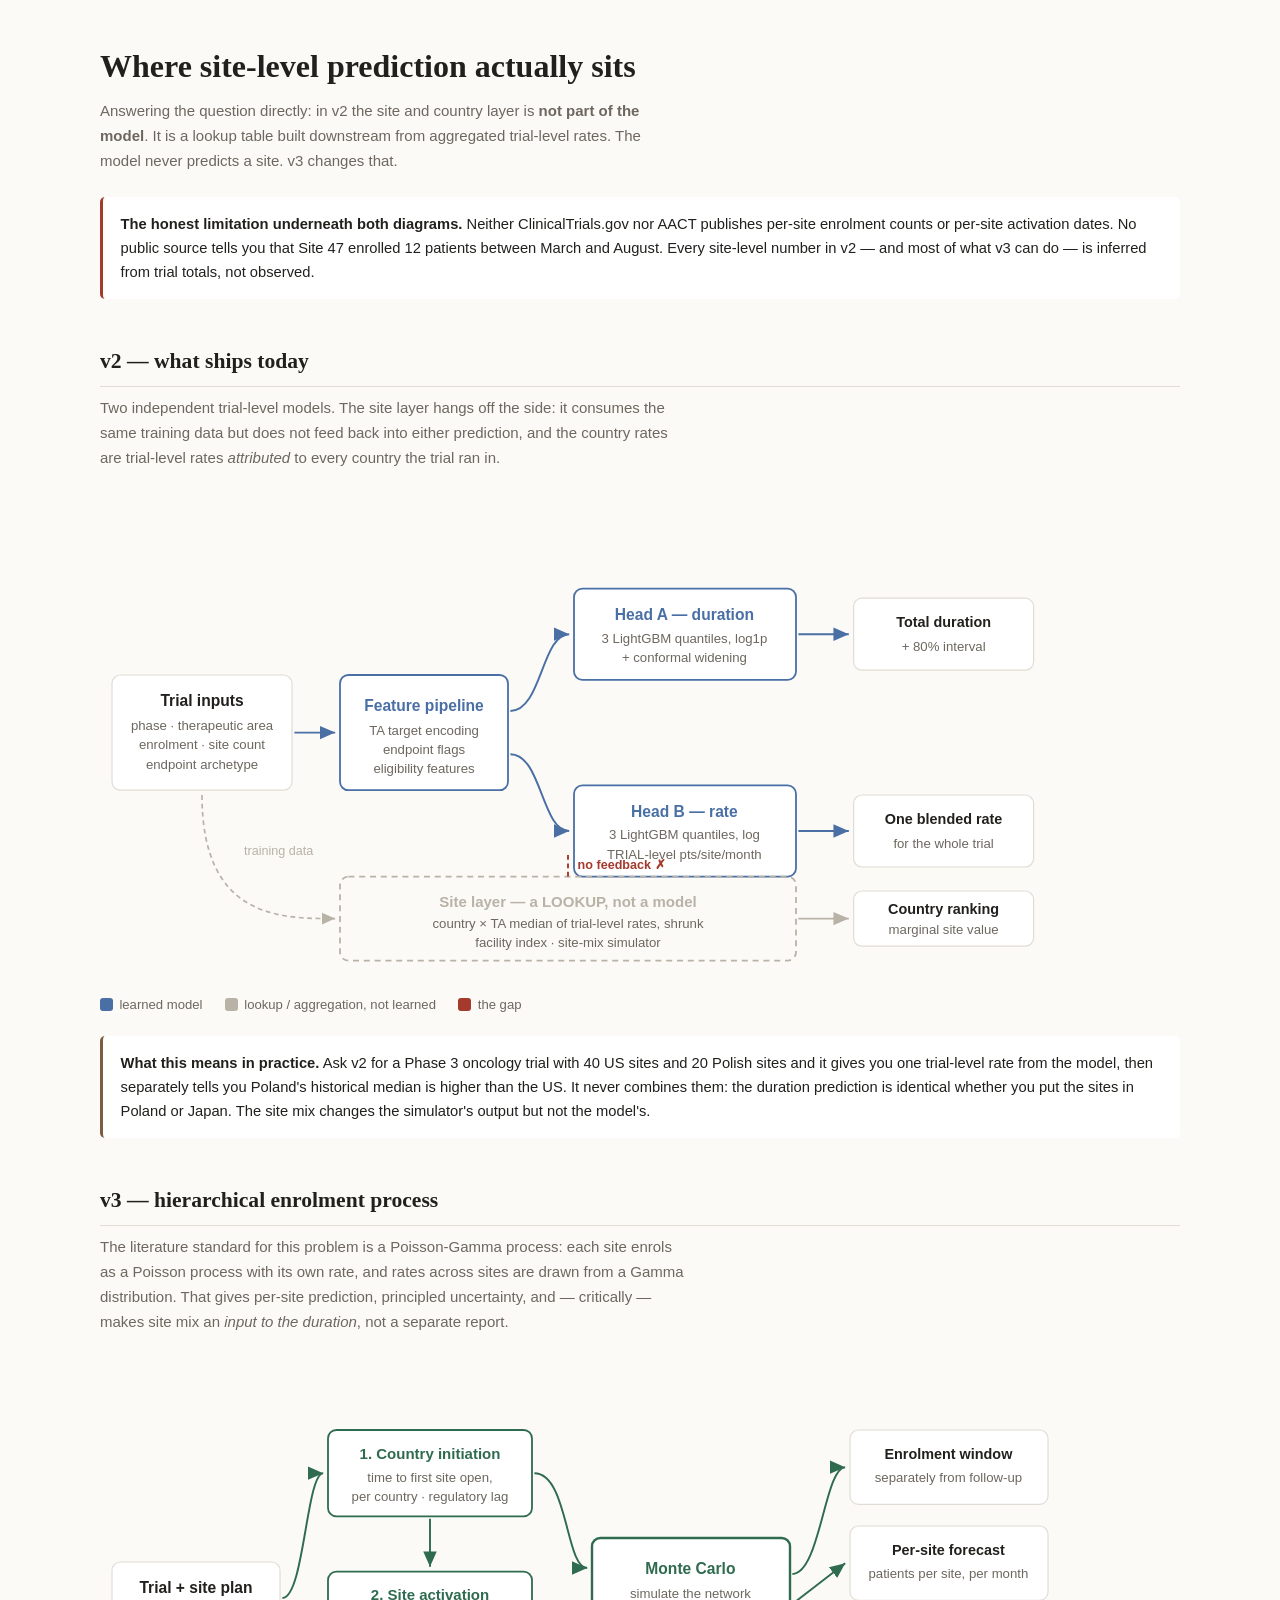
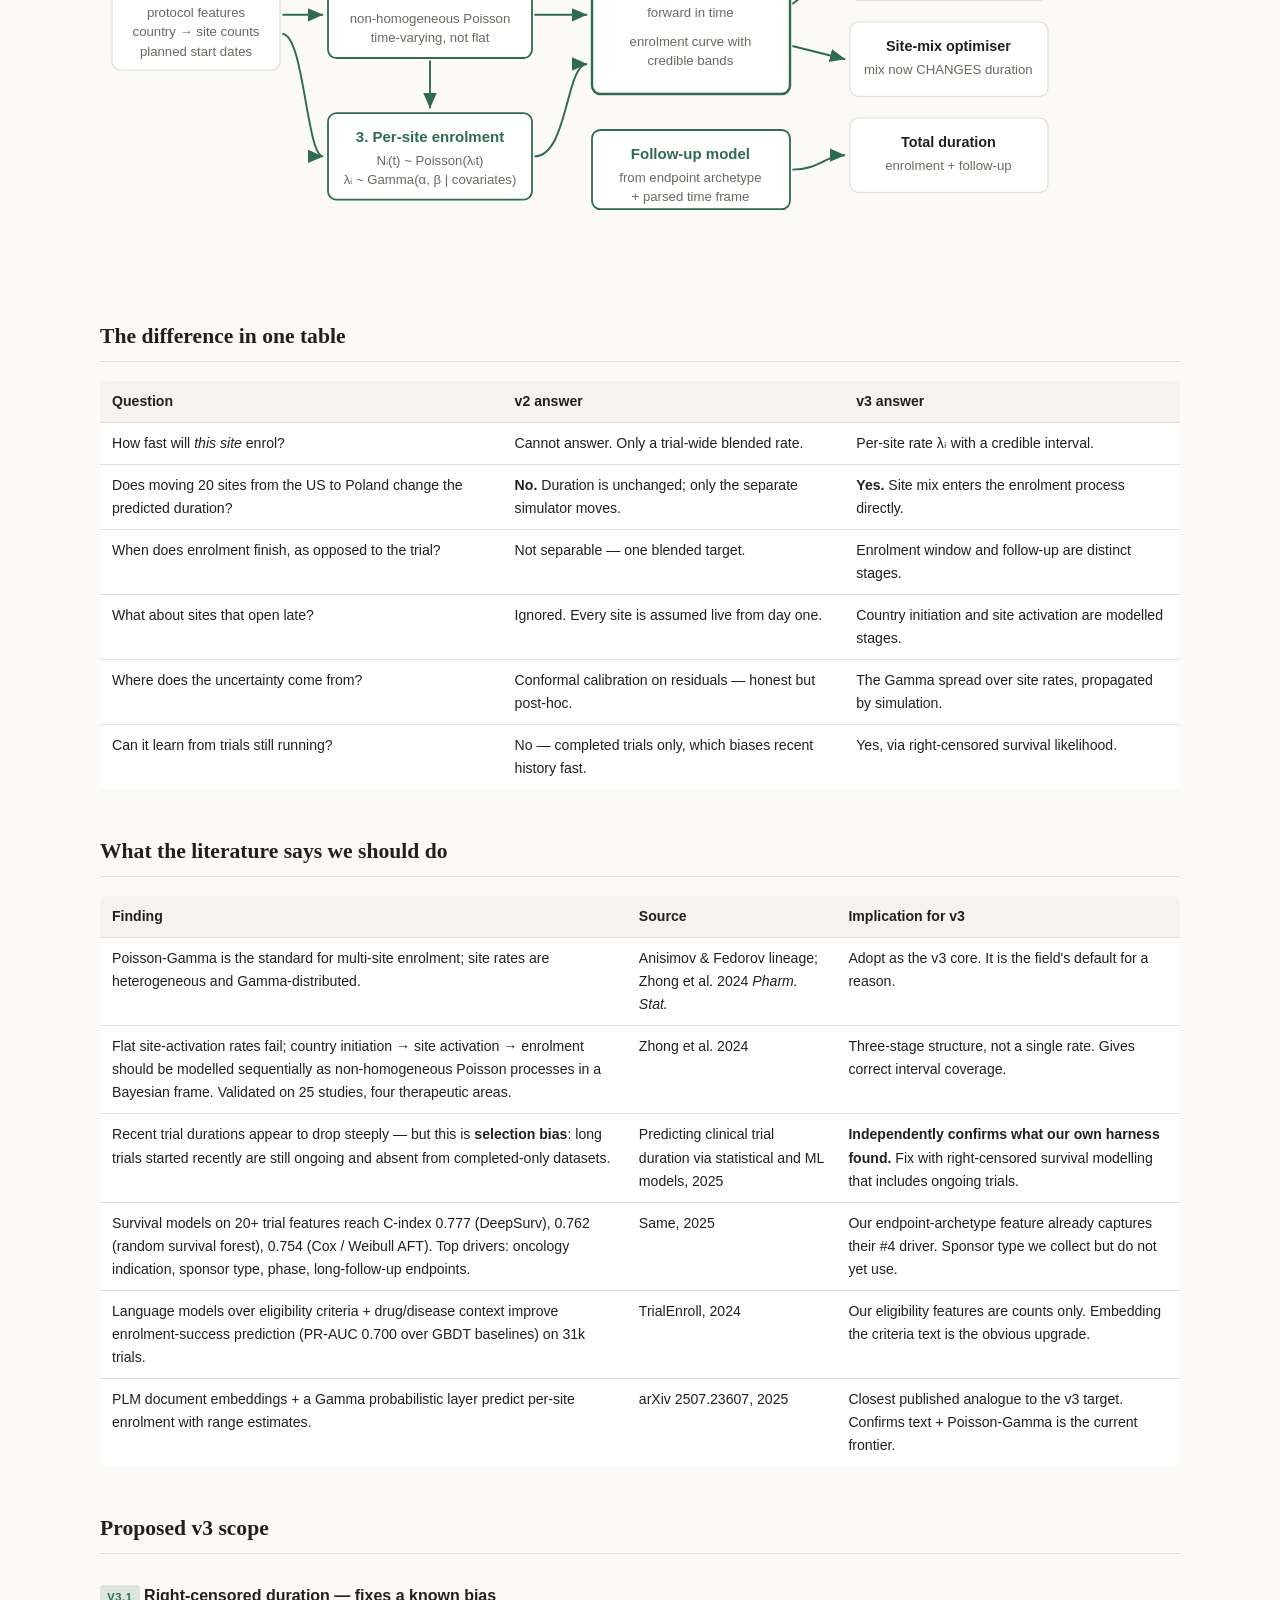
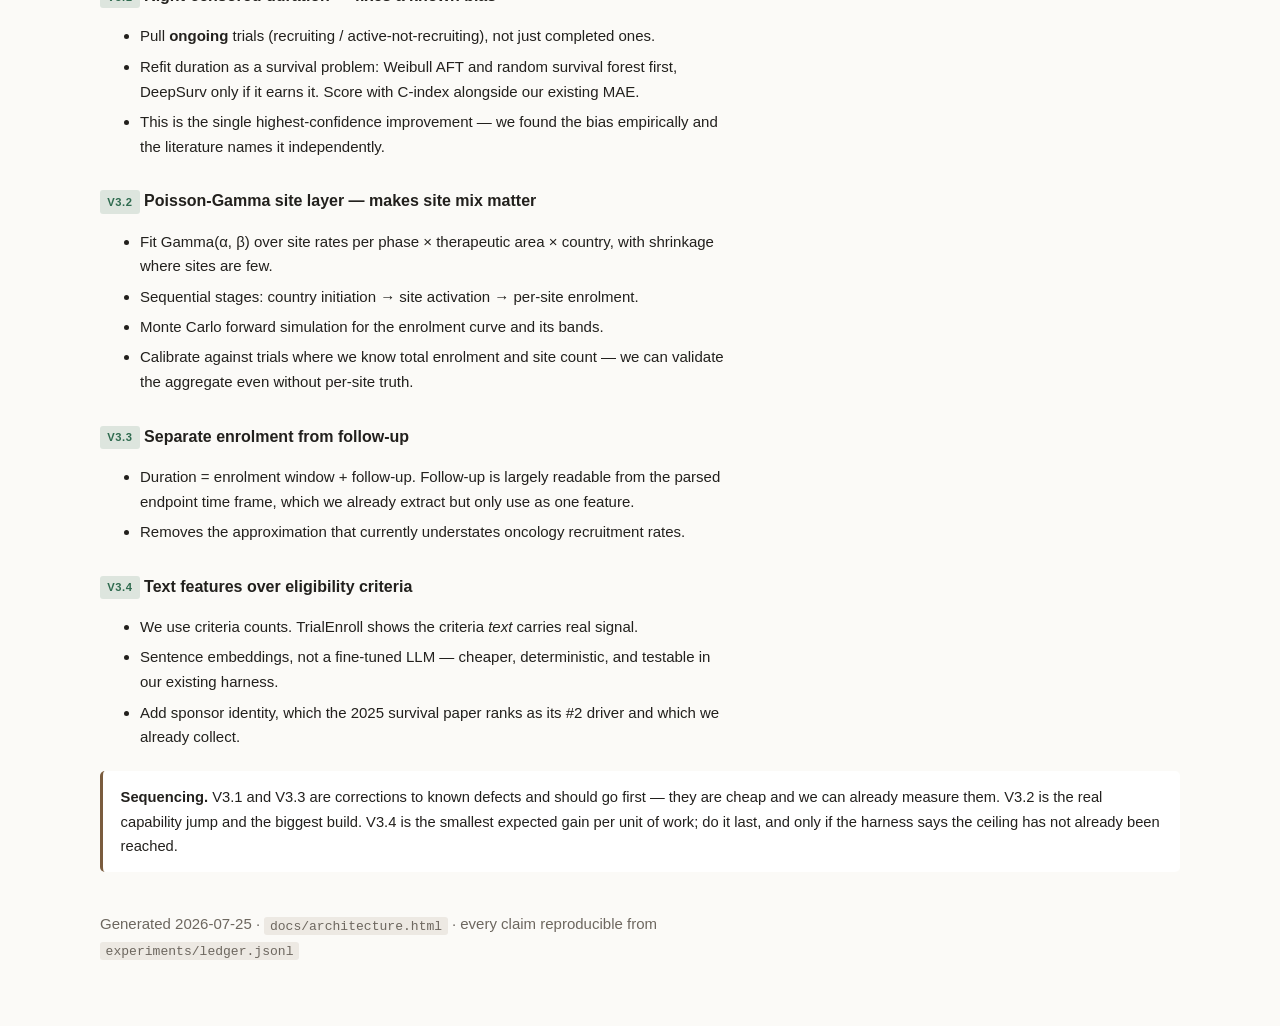
<file: docs/architecture.html>
<!doctype html>
<html lang="en"><head><meta charset="utf-8">
<meta name="viewport" content="width=device-width,initial-scale=1">
<title>Site-level recruitment: v2 today vs v3 proposed</title>
<style>
:root{--bg:#fbfaf7;--fg:#22201d;--muted:#6d675f;--line:#e2ddd4;--card:#fff;
--accent:#7a5c3e;--v2:#4a6fa5;--v3:#2f6b4f;--warn:#a33a2c;--dim:#b9b2a6}
@media(prefers-color-scheme:dark){:root{--bg:#171614;--fg:#eae6df;--muted:#9c958a;
--line:#332f2a;--card:#1f1d1a;--accent:#c9a77c;--v2:#7fa3d4;--v3:#6fbf95;--warn:#e08472;--dim:#5d564c}}
:root[data-theme="dark"]{--bg:#171614;--fg:#eae6df;--muted:#9c958a;--line:#332f2a;
--card:#1f1d1a;--accent:#c9a77c;--v2:#7fa3d4;--v3:#6fbf95;--warn:#e08472;--dim:#5d564c}
:root[data-theme="light"]{--bg:#fbfaf7;--fg:#22201d;--muted:#6d675f;--line:#e2ddd4;
--card:#fff;--accent:#7a5c3e;--v2:#4a6fa5;--v3:#2f6b4f;--warn:#a33a2c;--dim:#b9b2a6}
*{box-sizing:border-box}
body{margin:0;padding:2.5rem 1.5rem;background:var(--bg);color:var(--fg);
font:15px/1.65 -apple-system,BlinkMacSystemFont,"Segoe UI",sans-serif}
.wrap{max-width:1080px;margin:0 auto}
h1{font-family:Georgia,serif;font-size:2rem;margin:0 0 .4rem}
h2{font-family:Georgia,serif;font-size:1.35rem;margin:2.8rem 0 .6rem;
padding-bottom:.4rem;border-bottom:1px solid var(--line)}
h3{font-size:1rem;margin:1.8rem 0 .5rem}
.sub{color:var(--muted);margin:0 0 1.5rem;max-width:70ch}
.note{background:var(--card);border-left:3px solid var(--accent);padding:.9rem 1.1rem;
border-radius:5px;margin:1.3rem 0;font-size:.92rem}
.note.warn{border-left-color:var(--warn)}
.scroll{overflow-x:auto;-webkit-overflow-scrolling:touch;margin:1.2rem 0}
svg{display:block;min-width:820px}
table{border-collapse:collapse;width:100%;font-size:.88rem;background:var(--card);
border-radius:6px;overflow:hidden}
th,td{padding:.55rem .75rem;text-align:left;border-bottom:1px solid var(--line);
vertical-align:top}
th{background:rgba(122,92,62,.08);font-weight:600}
tr:last-child td{border-bottom:none}
code{background:rgba(122,92,62,.11);padding:.1rem .35rem;border-radius:3px;font-size:.87em}
.legend{display:flex;gap:1.4rem;flex-wrap:wrap;font-size:.82rem;color:var(--muted);margin:.6rem 0 0}
.legend span{display:flex;align-items:center;gap:.4rem}
.sw{width:13px;height:13px;border-radius:3px;display:inline-block}
ul{max-width:75ch}li{margin:.35rem 0}
.tag{display:inline-block;font-size:.7rem;letter-spacing:.05em;text-transform:uppercase;
padding:.15rem .45rem;border-radius:3px;font-weight:700;vertical-align:middle}
.tag.now{background:rgba(74,111,165,.15);color:var(--v2)}
.tag.next{background:rgba(47,107,79,.15);color:var(--v3)}
</style></head><body><div class="wrap">

<h1>Where site-level prediction actually sits</h1>
<p class="sub">Answering the question directly: in v2 the site and country layer is
<strong>not part of the model</strong>. It is a lookup table built downstream from
aggregated trial-level rates. The model never predicts a site. v3 changes that.</p>

<div class="note warn"><b>The honest limitation underneath both diagrams.</b>
Neither ClinicalTrials.gov nor AACT publishes per-site enrolment counts or per-site
activation dates. No public source tells you that Site 47 enrolled 12 patients between
March and August. Every site-level number in v2 — and most of what v3 can do — is
inferred from trial totals, not observed.</div>

<h2>v2 — what ships today</h2>
<p class="sub">Two independent trial-level models. The site layer hangs off the side:
it consumes the same training data but does not feed back into either prediction, and
the country rates are trial-level rates <em>attributed</em> to every country the trial
ran in.</p>

<div class="scroll">
<svg viewBox="0 0 900 400" role="img" aria-label="v2 architecture diagram">
  <defs>
    <marker id="a2" markerWidth="9" markerHeight="9" refX="8" refY="4.5" orient="auto">
      <path d="M0,1 L8,4.5 L0,8 z" fill="var(--v2)"/></marker>
    <marker id="ad" markerWidth="9" markerHeight="9" refX="8" refY="4.5" orient="auto">
      <path d="M0,1 L8,4.5 L0,8 z" fill="var(--dim)"/></marker>
  </defs>

  <!-- inputs -->
  <rect x="10" y="150" width="150" height="96" rx="7" fill="var(--card)" stroke="var(--line)"/>
  <text x="85" y="176" text-anchor="middle" font-size="13" font-weight="700" fill="var(--fg)">Trial inputs</text>
  <text x="85" y="196" text-anchor="middle" font-size="11" fill="var(--muted)">phase · therapeutic area</text>
  <text x="85" y="212" text-anchor="middle" font-size="11" fill="var(--muted)">enrolment · site count</text>
  <text x="85" y="228" text-anchor="middle" font-size="11" fill="var(--muted)">endpoint archetype</text>

  <!-- feature pipeline -->
  <rect x="200" y="150" width="140" height="96" rx="7" fill="var(--card)" stroke="var(--v2)" stroke-width="1.5"/>
  <text x="270" y="180" text-anchor="middle" font-size="13" font-weight="700" fill="var(--v2)">Feature pipeline</text>
  <text x="270" y="200" text-anchor="middle" font-size="11" fill="var(--muted)">TA target encoding</text>
  <text x="270" y="216" text-anchor="middle" font-size="11" fill="var(--muted)">endpoint flags</text>
  <text x="270" y="232" text-anchor="middle" font-size="11" fill="var(--muted)">eligibility features</text>

  <!-- head A -->
  <rect x="395" y="78" width="185" height="76" rx="7" fill="var(--card)" stroke="var(--v2)" stroke-width="1.5"/>
  <text x="487" y="104" text-anchor="middle" font-size="13" font-weight="700" fill="var(--v2)">Head A — duration</text>
  <text x="487" y="123" text-anchor="middle" font-size="11" fill="var(--muted)">3 LightGBM quantiles, log1p</text>
  <text x="487" y="139" text-anchor="middle" font-size="11" fill="var(--muted)">+ conformal widening</text>

  <!-- head B -->
  <rect x="395" y="242" width="185" height="76" rx="7" fill="var(--card)" stroke="var(--v2)" stroke-width="1.5"/>
  <text x="487" y="268" text-anchor="middle" font-size="13" font-weight="700" fill="var(--v2)">Head B — rate</text>
  <text x="487" y="287" text-anchor="middle" font-size="11" fill="var(--muted)">3 LightGBM quantiles, log</text>
  <text x="487" y="303" text-anchor="middle" font-size="11" fill="var(--muted)">TRIAL-level pts/site/month</text>

  <!-- outputs -->
  <rect x="628" y="86" width="150" height="60" rx="7" fill="var(--card)" stroke="var(--line)"/>
  <text x="703" y="110" text-anchor="middle" font-size="12" font-weight="700" fill="var(--fg)">Total duration</text>
  <text x="703" y="130" text-anchor="middle" font-size="11" fill="var(--muted)">+ 80% interval</text>

  <rect x="628" y="250" width="150" height="60" rx="7" fill="var(--card)" stroke="var(--line)"/>
  <text x="703" y="274" text-anchor="middle" font-size="12" font-weight="700" fill="var(--fg)">One blended rate</text>
  <text x="703" y="294" text-anchor="middle" font-size="11" fill="var(--muted)">for the whole trial</text>

  <!-- site layer, detached -->
  <rect x="200" y="318" width="380" height="70" rx="7" fill="none" stroke="var(--dim)"
        stroke-width="1.5" stroke-dasharray="5 4"/>
  <text x="390" y="343" text-anchor="middle" font-size="12.5" font-weight="700" fill="var(--dim)">
    Site layer — a LOOKUP, not a model</text>
  <text x="390" y="361" text-anchor="middle" font-size="11" fill="var(--muted)">
    country × TA median of trial-level rates, shrunk</text>
  <text x="390" y="377" text-anchor="middle" font-size="11" fill="var(--muted)">
    facility index · site-mix simulator</text>

  <rect x="628" y="330" width="150" height="46" rx="7" fill="var(--card)" stroke="var(--line)"/>
  <text x="703" y="349" text-anchor="middle" font-size="12" font-weight="700" fill="var(--fg)">Country ranking</text>
  <text x="703" y="366" text-anchor="middle" font-size="11" fill="var(--muted)">marginal site value</text>

  <!-- arrows -->
  <line x1="162" y1="198" x2="196" y2="198" stroke="var(--v2)" stroke-width="1.6" marker-end="url(#a2)"/>
  <path d="M342,180 C368,180 368,116 391,116" stroke="var(--v2)" stroke-width="1.6" fill="none" marker-end="url(#a2)"/>
  <path d="M342,216 C368,216 368,280 391,280" stroke="var(--v2)" stroke-width="1.6" fill="none" marker-end="url(#a2)"/>
  <line x1="582" y1="116" x2="624" y2="116" stroke="var(--v2)" stroke-width="1.6" marker-end="url(#a2)"/>
  <line x1="582" y1="280" x2="624" y2="280" stroke="var(--v2)" stroke-width="1.6" marker-end="url(#a2)"/>
  <line x1="582" y1="353" x2="624" y2="353" stroke="var(--dim)" stroke-width="1.6" marker-end="url(#ad)"/>

  <!-- training data feed to site layer -->
  <path d="M85,250 C85,353 150,353 196,353" stroke="var(--dim)" stroke-width="1.4"
        stroke-dasharray="4 3" fill="none" marker-end="url(#ad)"/>
  <text x="120" y="300" font-size="10.5" fill="var(--dim)">training data</text>

  <!-- the missing link -->
  <path d="M390,318 L390,300" stroke="var(--warn)" stroke-width="1.6" stroke-dasharray="4 3" fill="none"/>
  <text x="398" y="312" font-size="10.5" fill="var(--warn)" font-weight="600">no feedback ✗</text>
</svg>
</div>
<div class="legend">
  <span><i class="sw" style="background:var(--v2)"></i>learned model</span>
  <span><i class="sw" style="background:var(--dim)"></i>lookup / aggregation, not learned</span>
  <span><i class="sw" style="background:var(--warn)"></i>the gap</span>
</div>

<div class="note"><b>What this means in practice.</b> Ask v2 for a Phase 3 oncology trial
with 40 US sites and 20 Polish sites and it gives you one trial-level rate from the model,
then separately tells you Poland's historical median is higher than the US. It never
combines them: the duration prediction is identical whether you put the sites in Poland or
Japan. The site mix changes the simulator's output but not the model's.</div>

<h2>v3 — hierarchical enrolment process</h2>
<p class="sub">The literature standard for this problem is a Poisson-Gamma process:
each site enrols as a Poisson process with its own rate, and rates across sites are drawn
from a Gamma distribution. That gives per-site prediction, principled uncertainty, and —
critically — makes site mix an <em>input to the duration</em>, not a separate report.</p>

<div class="scroll">
<svg viewBox="0 0 900 430" role="img" aria-label="v3 proposed architecture diagram">
  <defs>
    <marker id="a3" markerWidth="9" markerHeight="9" refX="8" refY="4.5" orient="auto">
      <path d="M0,1 L8,4.5 L0,8 z" fill="var(--v3)"/></marker>
  </defs>

  <rect x="10" y="170" width="140" height="90" rx="7" fill="var(--card)" stroke="var(--line)"/>
  <text x="80" y="196" text-anchor="middle" font-size="13" font-weight="700" fill="var(--fg)">Trial + site plan</text>
  <text x="80" y="216" text-anchor="middle" font-size="11" fill="var(--muted)">protocol features</text>
  <text x="80" y="232" text-anchor="middle" font-size="11" fill="var(--muted)">country → site counts</text>
  <text x="80" y="248" text-anchor="middle" font-size="11" fill="var(--muted)">planned start dates</text>

  <!-- three sequential stages -->
  <rect x="190" y="60" width="170" height="72" rx="7" fill="var(--card)" stroke="var(--v3)" stroke-width="1.5"/>
  <text x="275" y="84" text-anchor="middle" font-size="12.5" font-weight="700" fill="var(--v3)">1. Country initiation</text>
  <text x="275" y="103" text-anchor="middle" font-size="11" fill="var(--muted)">time to first site open,</text>
  <text x="275" y="119" text-anchor="middle" font-size="11" fill="var(--muted)">per country · regulatory lag</text>

  <rect x="190" y="178" width="170" height="72" rx="7" fill="var(--card)" stroke="var(--v3)" stroke-width="1.5"/>
  <text x="275" y="202" text-anchor="middle" font-size="12.5" font-weight="700" fill="var(--v3)">2. Site activation</text>
  <text x="275" y="221" text-anchor="middle" font-size="11" fill="var(--muted)">non-homogeneous Poisson</text>
  <text x="275" y="237" text-anchor="middle" font-size="11" fill="var(--muted)">time-varying, not flat</text>

  <rect x="190" y="296" width="170" height="72" rx="7" fill="var(--card)" stroke="var(--v3)" stroke-width="1.5"/>
  <text x="275" y="320" text-anchor="middle" font-size="12.5" font-weight="700" fill="var(--v3)">3. Per-site enrolment</text>
  <text x="275" y="339" text-anchor="middle" font-size="11" fill="var(--muted)">Nᵢ(t) ~ Poisson(λᵢt)</text>
  <text x="275" y="355" text-anchor="middle" font-size="11" fill="var(--muted)">λᵢ ~ Gamma(α, β | covariates)</text>

  <!-- simulation -->
  <rect x="410" y="150" width="165" height="130" rx="7" fill="var(--card)" stroke="var(--v3)" stroke-width="2"/>
  <text x="492" y="180" text-anchor="middle" font-size="13" font-weight="700" fill="var(--v3)">Monte Carlo</text>
  <text x="492" y="200" text-anchor="middle" font-size="11" fill="var(--muted)">simulate the network</text>
  <text x="492" y="216" text-anchor="middle" font-size="11" fill="var(--muted)">forward in time</text>
  <text x="492" y="240" text-anchor="middle" font-size="11" fill="var(--muted)">enrolment curve with</text>
  <text x="492" y="256" text-anchor="middle" font-size="11" fill="var(--muted)">credible bands</text>

  <!-- follow-up -->
  <rect x="410" y="310" width="165" height="66" rx="7" fill="var(--card)" stroke="var(--v3)" stroke-width="1.5"/>
  <text x="492" y="334" text-anchor="middle" font-size="12.5" font-weight="700" fill="var(--v3)">Follow-up model</text>
  <text x="492" y="353" text-anchor="middle" font-size="11" fill="var(--muted)">from endpoint archetype</text>
  <text x="492" y="369" text-anchor="middle" font-size="11" fill="var(--muted)">+ parsed time frame</text>

  <!-- outputs -->
  <rect x="625" y="60" width="165" height="62" rx="7" fill="var(--card)" stroke="var(--line)"/>
  <text x="707" y="84" text-anchor="middle" font-size="12" font-weight="700" fill="var(--fg)">Enrolment window</text>
  <text x="707" y="103" text-anchor="middle" font-size="11" fill="var(--muted)">separately from follow-up</text>

  <rect x="625" y="140" width="165" height="62" rx="7" fill="var(--card)" stroke="var(--line)"/>
  <text x="707" y="164" text-anchor="middle" font-size="12" font-weight="700" fill="var(--fg)">Per-site forecast</text>
  <text x="707" y="183" text-anchor="middle" font-size="11" fill="var(--muted)">patients per site, per month</text>

  <rect x="625" y="220" width="165" height="62" rx="7" fill="var(--card)" stroke="var(--line)"/>
  <text x="707" y="244" text-anchor="middle" font-size="12" font-weight="700" fill="var(--fg)">Site-mix optimiser</text>
  <text x="707" y="263" text-anchor="middle" font-size="11" fill="var(--muted)">mix now CHANGES duration</text>

  <rect x="625" y="300" width="165" height="62" rx="7" fill="var(--card)" stroke="var(--line)"/>
  <text x="707" y="324" text-anchor="middle" font-size="12" font-weight="700" fill="var(--fg)">Total duration</text>
  <text x="707" y="343" text-anchor="middle" font-size="11" fill="var(--muted)">enrolment + follow-up</text>

  <!-- arrows -->
  <path d="M152,200 C170,200 172,96 186,96" stroke="var(--v3)" stroke-width="1.6" fill="none" marker-end="url(#a3)"/>
  <line x1="152" y1="214" x2="186" y2="214" stroke="var(--v3)" stroke-width="1.6" marker-end="url(#a3)"/>
  <path d="M152,230 C170,230 172,332 186,332" stroke="var(--v3)" stroke-width="1.6" fill="none" marker-end="url(#a3)"/>

  <line x1="275" y1="134" x2="275" y2="174" stroke="var(--v3)" stroke-width="1.6" marker-end="url(#a3)"/>
  <line x1="275" y1="252" x2="275" y2="292" stroke="var(--v3)" stroke-width="1.6" marker-end="url(#a3)"/>

  <path d="M362,96 C390,96 388,175 406,175" stroke="var(--v3)" stroke-width="1.6" fill="none" marker-end="url(#a3)"/>
  <line x1="362" y1="214" x2="406" y2="214" stroke="var(--v3)" stroke-width="1.6" marker-end="url(#a3)"/>
  <path d="M362,332 C390,332 388,255 406,255" stroke="var(--v3)" stroke-width="1.6" fill="none" marker-end="url(#a3)"/>

  <path d="M577,180 C600,180 604,91 621,91" stroke="var(--v3)" stroke-width="1.6" fill="none" marker-end="url(#a3)"/>
  <line x1="577" y1="205" x2="621" y2="171" stroke="var(--v3)" stroke-width="1.6" marker-end="url(#a3)"/>
  <line x1="577" y1="240" x2="621" y2="251" stroke="var(--v3)" stroke-width="1.6" marker-end="url(#a3)"/>
  <path d="M577,343 C600,343 604,331 621,331" stroke="var(--v3)" stroke-width="1.6" fill="none" marker-end="url(#a3)"/>
</svg>
</div>

<h2>The difference in one table</h2>
<div class="scroll"><table>
<thead><tr><th>Question</th><th>v2 answer</th><th>v3 answer</th></tr></thead>
<tbody>
<tr><td>How fast will <em>this site</em> enrol?</td>
    <td>Cannot answer. Only a trial-wide blended rate.</td>
    <td>Per-site rate λᵢ with a credible interval.</td></tr>
<tr><td>Does moving 20 sites from the US to Poland change the predicted duration?</td>
    <td><b>No.</b> Duration is unchanged; only the separate simulator moves.</td>
    <td><b>Yes.</b> Site mix enters the enrolment process directly.</td></tr>
<tr><td>When does enrolment finish, as opposed to the trial?</td>
    <td>Not separable — one blended target.</td>
    <td>Enrolment window and follow-up are distinct stages.</td></tr>
<tr><td>What about sites that open late?</td>
    <td>Ignored. Every site is assumed live from day one.</td>
    <td>Country initiation and site activation are modelled stages.</td></tr>
<tr><td>Where does the uncertainty come from?</td>
    <td>Conformal calibration on residuals — honest but post-hoc.</td>
    <td>The Gamma spread over site rates, propagated by simulation.</td></tr>
<tr><td>Can it learn from trials still running?</td>
    <td>No — completed trials only, which biases recent history fast.</td>
    <td>Yes, via right-censored survival likelihood.</td></tr>
</tbody></table></div>

<h2>What the literature says we should do</h2>
<div class="scroll"><table>
<thead><tr><th>Finding</th><th>Source</th><th>Implication for v3</th></tr></thead>
<tbody>
<tr><td>Poisson-Gamma is the standard for multi-site enrolment; site rates are heterogeneous and Gamma-distributed.</td>
    <td>Anisimov &amp; Fedorov lineage; Zhong et al. 2024 <i>Pharm. Stat.</i></td>
    <td>Adopt as the v3 core. It is the field's default for a reason.</td></tr>
<tr><td>Flat site-activation rates fail; country initiation → site activation → enrolment should be modelled sequentially as non-homogeneous Poisson processes in a Bayesian frame. Validated on 25 studies, four therapeutic areas.</td>
    <td>Zhong et al. 2024</td>
    <td>Three-stage structure, not a single rate. Gives correct interval coverage.</td></tr>
<tr><td>Recent trial durations appear to drop steeply — but this is <b>selection bias</b>: long trials started recently are still ongoing and absent from completed-only datasets.</td>
    <td>Predicting clinical trial duration via statistical and ML models, 2025</td>
    <td><b>Independently confirms what our own harness found.</b> Fix with right-censored survival modelling that includes ongoing trials.</td></tr>
<tr><td>Survival models on 20+ trial features reach C-index 0.777 (DeepSurv), 0.762 (random survival forest), 0.754 (Cox / Weibull AFT). Top drivers: oncology indication, sponsor type, phase, long-follow-up endpoints.</td>
    <td>Same, 2025</td>
    <td>Our endpoint-archetype feature already captures their #4 driver. Sponsor type we collect but do not yet use.</td></tr>
<tr><td>Language models over eligibility criteria + drug/disease context improve enrolment-success prediction (PR-AUC 0.700 over GBDT baselines) on 31k trials.</td>
    <td>TrialEnroll, 2024</td>
    <td>Our eligibility features are counts only. Embedding the criteria text is the obvious upgrade.</td></tr>
<tr><td>PLM document embeddings + a Gamma probabilistic layer predict per-site enrolment with range estimates.</td>
    <td>arXiv 2507.23607, 2025</td>
    <td>Closest published analogue to the v3 target. Confirms text + Poisson-Gamma is the current frontier.</td></tr>
</tbody></table></div>

<h2>Proposed v3 scope</h2>
<h3><span class="tag next">V3.1</span> Right-censored duration — fixes a known bias</h3>
<ul>
<li>Pull <b>ongoing</b> trials (recruiting / active-not-recruiting), not just completed ones.</li>
<li>Refit duration as a survival problem: Weibull AFT and random survival forest first, DeepSurv only if it earns it. Score with C-index alongside our existing MAE.</li>
<li>This is the single highest-confidence improvement — we found the bias empirically and the literature names it independently.</li>
</ul>

<h3><span class="tag next">V3.2</span> Poisson-Gamma site layer — makes site mix matter</h3>
<ul>
<li>Fit Gamma(α, β) over site rates per phase × therapeutic area × country, with shrinkage where sites are few.</li>
<li>Sequential stages: country initiation → site activation → per-site enrolment.</li>
<li>Monte Carlo forward simulation for the enrolment curve and its bands.</li>
<li>Calibrate against trials where we know total enrolment and site count — we can validate the aggregate even without per-site truth.</li>
</ul>

<h3><span class="tag next">V3.3</span> Separate enrolment from follow-up</h3>
<ul>
<li>Duration = enrolment window + follow-up. Follow-up is largely readable from the parsed endpoint time frame, which we already extract but only use as one feature.</li>
<li>Removes the approximation that currently understates oncology recruitment rates.</li>
</ul>

<h3><span class="tag next">V3.4</span> Text features over eligibility criteria</h3>
<ul>
<li>We use criteria counts. TrialEnroll shows the criteria <em>text</em> carries real signal.</li>
<li>Sentence embeddings, not a fine-tuned LLM — cheaper, deterministic, and testable in our existing harness.</li>
<li>Add sponsor identity, which the 2025 survival paper ranks as its #2 driver and which we already collect.</li>
</ul>

<div class="note"><b>Sequencing.</b> V3.1 and V3.3 are corrections to known defects and should
go first — they are cheap and we can already measure them. V3.2 is the real capability jump
and the biggest build. V3.4 is the smallest expected gain per unit of work; do it last, and
only if the harness says the ceiling has not already been reached.</div>

<p class="sub" style="margin-top:2.5rem">Generated 2026-07-25 ·
<code>docs/architecture.html</code> · every claim reproducible from
<code>experiments/ledger.jsonl</code></p>
</div></body></html>
</file>
